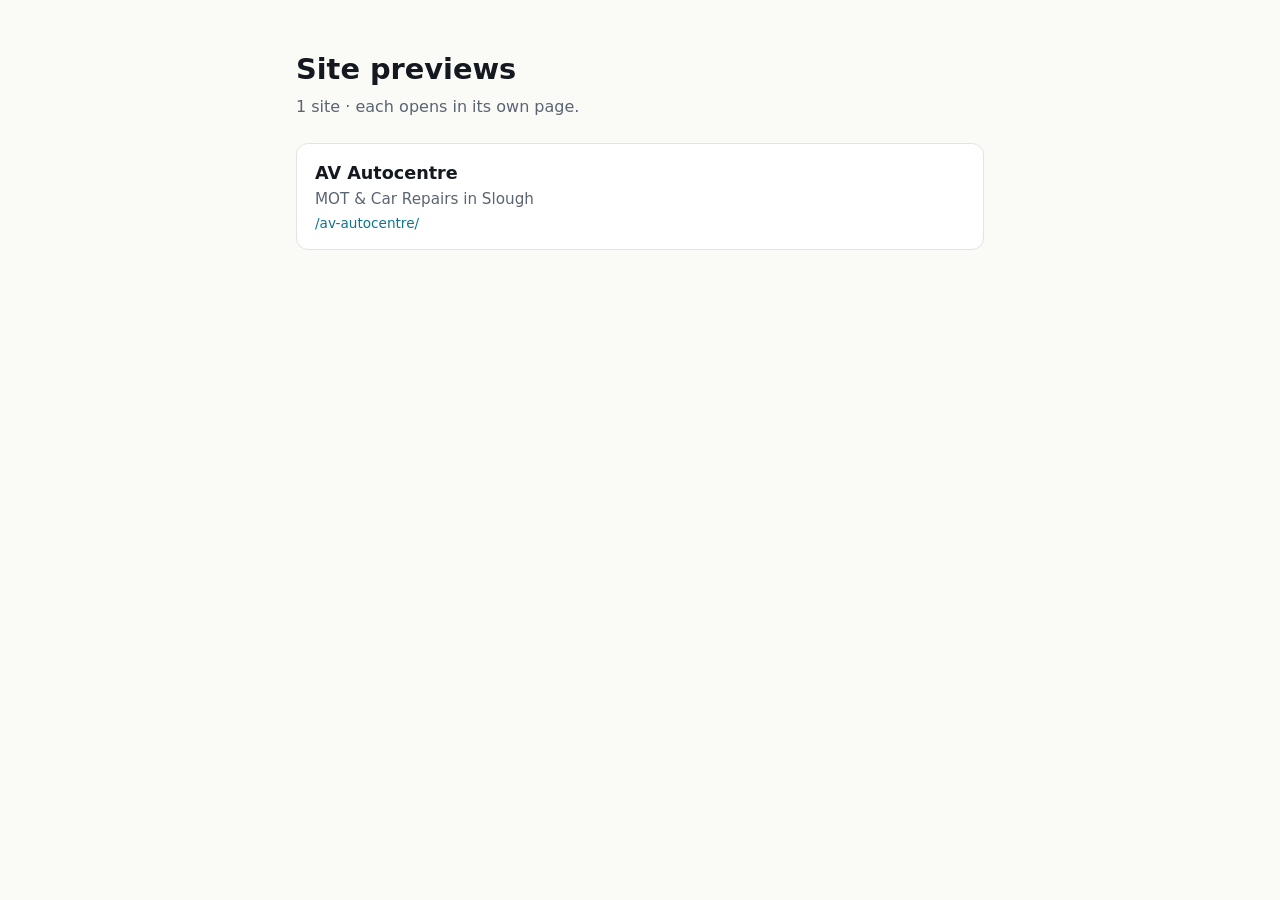
<file: index.html>
<!DOCTYPE html>
<html lang="en-GB">
<head>
<meta charset="utf-8">
<meta name="viewport" content="width=device-width, initial-scale=1">
<meta name="robots" content="noindex">
<title>Site previews</title>
<style>
:root{--bg:#fafaf7;--card:#fff;--text:#14181f;--muted:#5b6472;--line:#e4e4de;--accent:#0e7490}
@media (prefers-color-scheme: dark){:root{--bg:#0e1218;--card:#161c25;--text:#eef0f3;--muted:#9aa4b2;--line:#252d39;--accent:#22d3ee}}
*{box-sizing:border-box}
body{margin:0;background:var(--bg);color:var(--text);font:16px/1.5 system-ui,-apple-system,"Segoe UI",Roboto,sans-serif}
main{max-width:720px;margin:0 auto;padding:48px 16px}
h1{margin:0 0 4px;font-size:1.8rem}
p{margin:0 0 24px;color:var(--muted)}
ul{list-style:none;margin:0;padding:0;display:grid;gap:12px}
a{display:block;padding:16px 18px;background:var(--card);border:1px solid var(--line);border-radius:12px;color:inherit;text-decoration:none}
a:hover,a:focus-visible{border-color:var(--accent);outline:none}
b{display:block;font-size:1.1rem}
span{color:var(--muted);font-size:.95rem}
small{display:block;margin-top:2px;color:var(--accent);font-size:.85rem}
</style>
</head>
<body>
<main>
<h1>Site previews</h1>
<p>1 site · each opens in its own page.</p>
<ul>
<li><a href="av-autocentre/"><b>AV Autocentre</b><span>MOT &amp; Car Repairs in Slough</span><small>/av-autocentre/</small></a></li>
</ul>
</main>
</body>
</html>
</file>
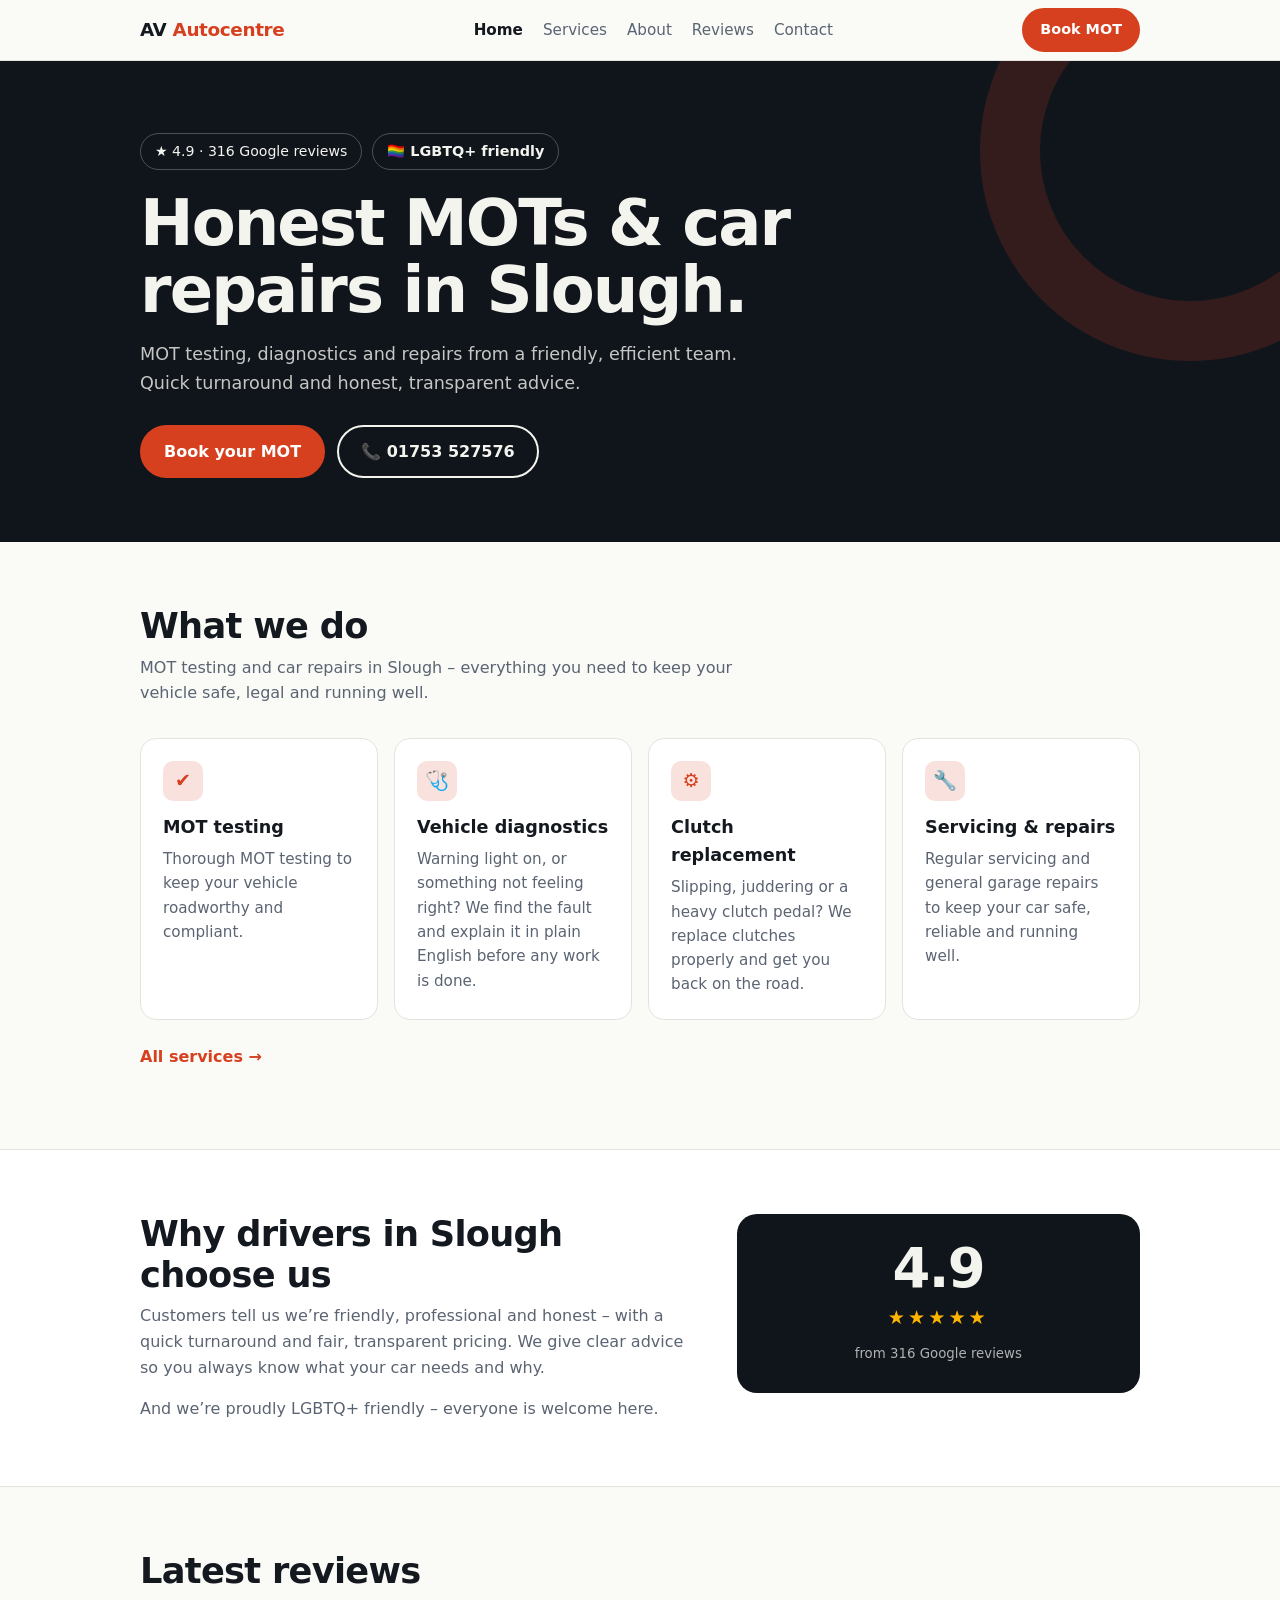
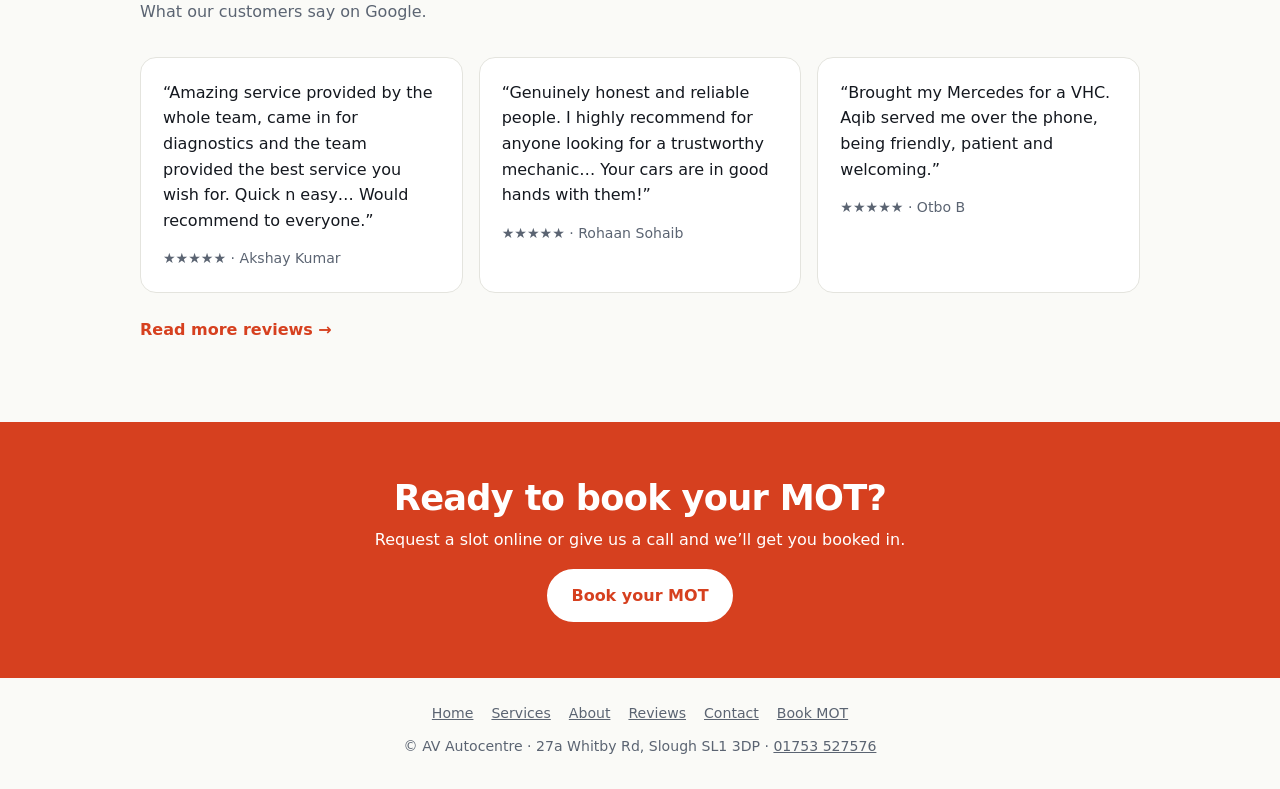
<file: av-autocentre/index.html>
<!DOCTYPE html>
<html lang="en-GB">
<head>
<meta charset="utf-8">
<meta name="viewport" content="width=device-width, initial-scale=1, viewport-fit=cover">
<title>AV Autocentre | MOT &amp; Car Repairs in Slough</title>
<meta name="description" content="MOT testing, diagnostics, clutch replacement, servicing and car repairs in Slough. Rated 4.9 from 316 Google reviews. Call 01753 527576.">
<link rel="icon" href="favicon.svg" type="image/svg+xml">
<meta property="og:title" content="AV Autocentre | MOT &amp; Car Repairs in Slough">
<meta property="og:description" content="MOT testing, diagnostics, clutch replacement, servicing and car repairs in Slough. Rated 4.9 from 316 Google reviews. Call 01753 527576.">
<meta property="og:type" content="website">
<script type="application/ld+json">
{"@context": "https://schema.org", "@type": "AutoRepair", "name": "AV Autocentre", "telephone": "+441753527576", "address": {"@type": "PostalAddress", "streetAddress": "27a Whitby Rd", "addressLocality": "Slough", "postalCode": "SL1 3DP", "addressCountry": "GB"}, "areaServed": "Slough", "aggregateRating": {"@type": "AggregateRating", "ratingValue": "4.9", "reviewCount": "316"}}
</script>
<link rel="stylesheet" href="style.css">
</head>
<body>

<header class="nav">
  <div class="wrap">
    <a class="logo" href="index.html">AV <span>Autocentre</span></a>
    <nav>
      <a href="index.html" aria-current="page">Home</a>
      <a href="services.html">Services</a>
      <a href="about.html">About</a>
      <a href="reviews.html">Reviews</a>
      <a href="contact.html">Contact</a>
    </nav>
    <a class="btn sm" href="book.html">Book MOT</a>
  </div>
</header>

<main id="top">
  <div class="hero">
    <div class="wrap">
      <div class="pills"><span class="pill">★ 4.9 · 316 Google reviews</span><span class="badge">🏳️‍🌈 LGBTQ+ friendly</span></div>
      <h1>Honest MOTs &amp; car repairs in Slough.</h1>
      <p>MOT testing, diagnostics and repairs from a friendly, efficient team. Quick turnaround and honest, transparent advice.</p>
      <div class="cta">
        <a class="btn" href="book.html">Book your MOT</a>
        <a class="btn ghost" href="tel:01753527576">📞 01753 527576</a>
      </div>
    </div>
  </div>

  <section id="services">
    <div class="wrap">
      <h2>What we do</h2>
      <p class="lead">MOT testing and car repairs in Slough – everything you need to keep your vehicle safe, legal and running well.</p>
      <div class="grid">
        <div class="card"><div class="icon">✔</div><h3>MOT testing</h3><p>Thorough MOT testing to keep your vehicle roadworthy and compliant.</p></div>
        <div class="card"><div class="icon">🩺</div><h3>Vehicle diagnostics</h3><p>Warning light on, or something not feeling right? We find the fault and explain it in plain English before any work is done.</p></div>
        <div class="card"><div class="icon">⚙️</div><h3>Clutch replacement</h3><p>Slipping, juddering or a heavy clutch pedal? We replace clutches properly and get you back on the road.</p></div>
        <div class="card"><div class="icon">🔧</div><h3>Servicing &amp; repairs</h3><p>Regular servicing and general garage repairs to keep your car safe, reliable and running well.</p></div>
      </div>
      <p class="more"><a href="services.html">All services →</a></p>
    </div>
  </section>

  <section class="band">
    <div class="wrap about">
      <div>
        <h2>Why drivers in Slough choose us</h2>
        <p class="lead" style="margin-bottom:16px">Customers tell us we’re friendly, professional and honest – with a quick turnaround and fair, transparent pricing. We give clear advice so you always know what your car needs and why.</p>
        <p class="lead" style="margin:0">And we’re proudly LGBTQ+ friendly – everyone is welcome here.</p>
      </div>
      <div class="rating">
        <div class="big">4.9</div>
        <div class="stars" aria-label="5 stars">★★★★★</div>
        <small>from 316 Google reviews</small>
      </div>
    </div>
  </section>

  <section class="reviews">
    <div class="wrap">
      <h2>Latest reviews</h2>
      <p class="lead">What our customers say on Google.</p>
      <div class="grid">
        <div class="card"><blockquote><p>“Amazing service provided by the whole team, came in for diagnostics and the team provided the best service you wish for. Quick n easy… Would recommend to everyone.”</p></blockquote><div class="who">★★★★★ · Akshay Kumar</div></div>
        <div class="card"><blockquote><p>“Genuinely honest and reliable people. I highly recommend for anyone looking for a trustworthy mechanic… Your cars are in good hands with them!”</p></blockquote><div class="who">★★★★★ · Rohaan Sohaib</div></div>
        <div class="card"><blockquote><p>“Brought my Mercedes for a VHC. Aqib served me over the phone, being friendly, patient and welcoming.”</p></blockquote><div class="who">★★★★★ · Otbo B</div></div>
      </div>
      <p class="more"><a href="reviews.html">Read more reviews →</a></p>
    </div>
  </section>

  <div class="final">
    <div class="wrap">
      <h2>Ready to book your MOT?</h2>
      <p style="margin:0">Request a slot online or give us a call and we’ll get you booked in.</p>
      <a class="btn" href="book.html">Book your MOT</a>
    </div>
  </div>
</main>

<footer>
  <div class="wrap">
    <nav><a href="index.html">Home</a> <a href="services.html">Services</a> <a href="about.html">About</a> <a href="reviews.html">Reviews</a> <a href="contact.html">Contact</a> <a href="book.html">Book MOT</a></nav>
    © AV Autocentre · 27a Whitby Rd, Slough SL1 3DP · <a href="tel:01753527576">01753 527576</a>
  </div>
</footer>
<script src="site.js" defer></script>
</body>
</html>
</file>
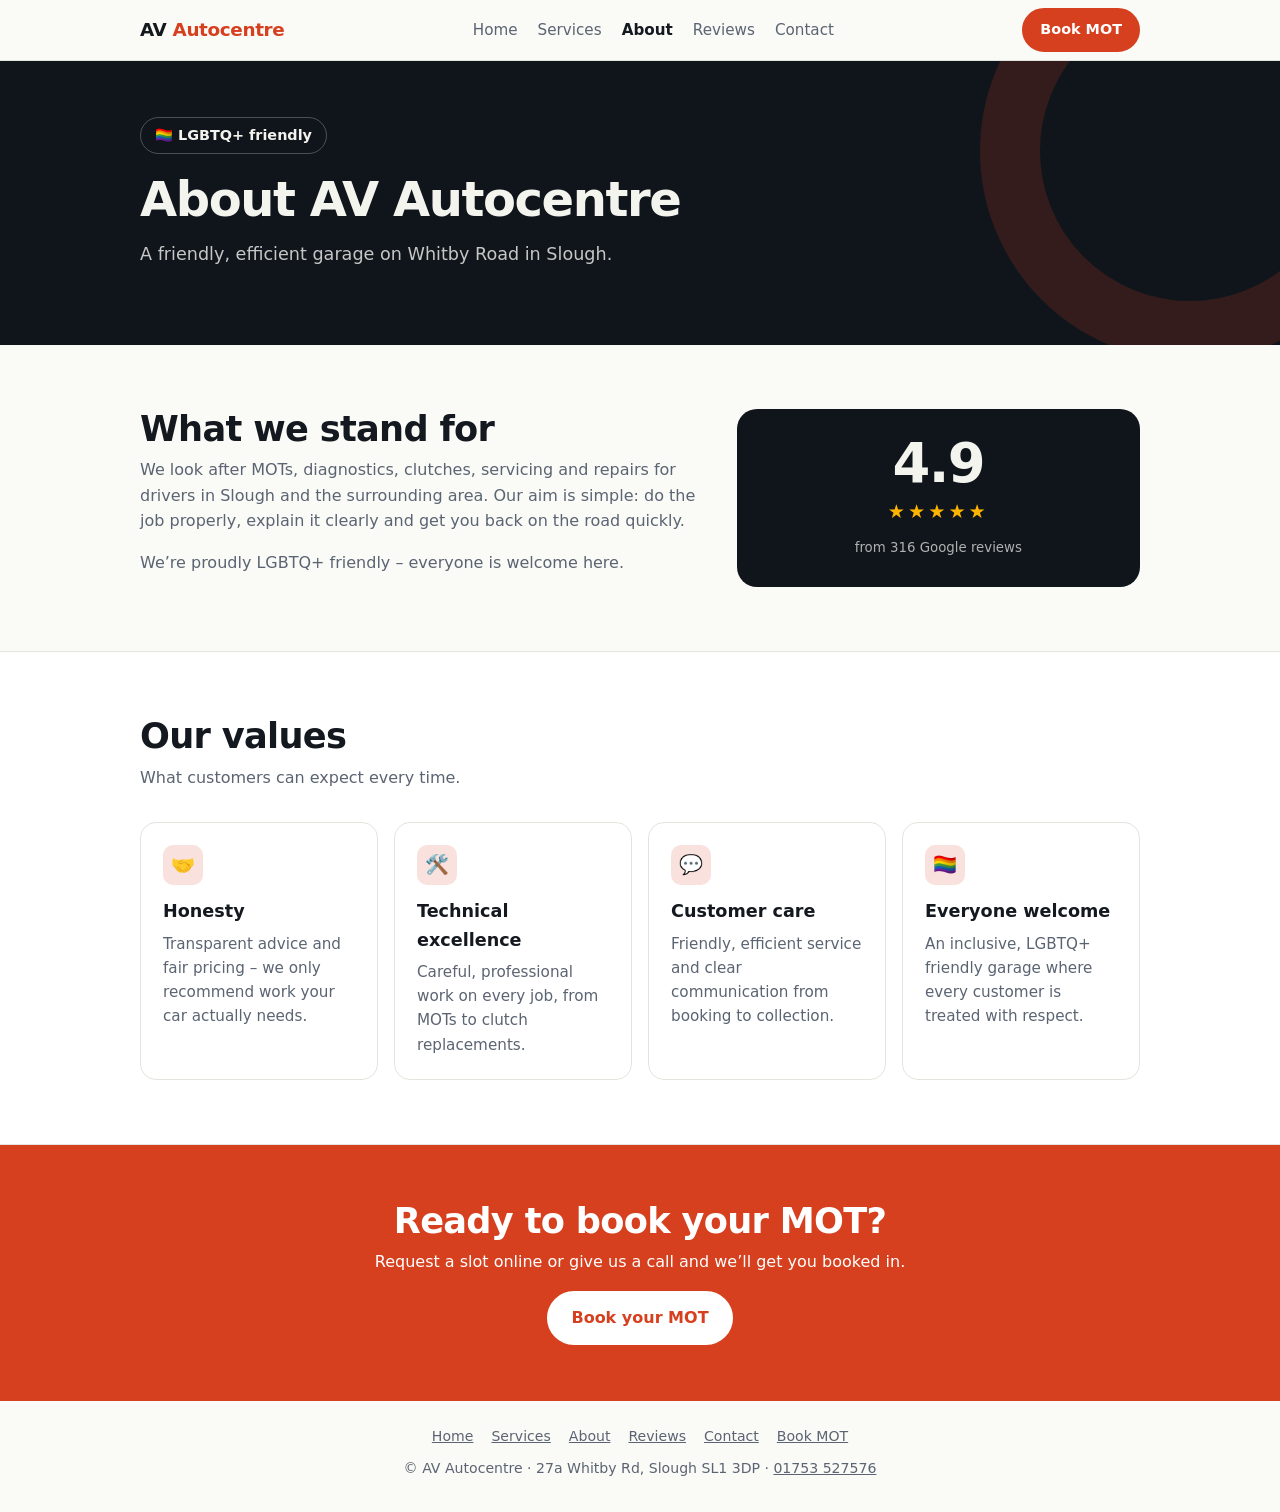
<file: av-autocentre/about.html>
<!DOCTYPE html>
<html lang="en-GB">
<head>
<meta charset="utf-8">
<meta name="viewport" content="width=device-width, initial-scale=1, viewport-fit=cover">
<title>About AV Autocentre | Friendly, Honest Garage in Slough</title>
<meta name="description" content="AV Autocentre is a friendly, honest and LGBTQ+ friendly garage in Slough for MOTs and car repairs, rated 4.9 from 316 Google reviews.">
<link rel="icon" href="favicon.svg" type="image/svg+xml">
<meta property="og:title" content="About AV Autocentre | Friendly, Honest Garage in Slough">
<meta property="og:description" content="AV Autocentre is a friendly, honest and LGBTQ+ friendly garage in Slough for MOTs and car repairs, rated 4.9 from 316 Google reviews.">
<meta property="og:type" content="website">
<script type="application/ld+json">
{"@context": "https://schema.org", "@type": "AutoRepair", "name": "AV Autocentre", "telephone": "+441753527576", "address": {"@type": "PostalAddress", "streetAddress": "27a Whitby Rd", "addressLocality": "Slough", "postalCode": "SL1 3DP", "addressCountry": "GB"}, "areaServed": "Slough", "aggregateRating": {"@type": "AggregateRating", "ratingValue": "4.9", "reviewCount": "316"}}
</script>
<link rel="stylesheet" href="style.css">
</head>
<body>

<header class="nav">
  <div class="wrap">
    <a class="logo" href="index.html">AV <span>Autocentre</span></a>
    <nav>
      <a href="index.html">Home</a>
      <a href="services.html">Services</a>
      <a href="about.html" aria-current="page">About</a>
      <a href="reviews.html">Reviews</a>
      <a href="contact.html">Contact</a>
    </nav>
    <a class="btn sm" href="book.html">Book MOT</a>
  </div>
</header>

<main id="top">
  <div class="hero sub">
    <div class="wrap">
      <div class="pills"><span class="badge">🏳️‍🌈 LGBTQ+ friendly</span></div>
      <h1>About AV Autocentre</h1>
      <p>A friendly, efficient garage on Whitby Road in Slough.</p>
    </div>
  </div>

  <section>
    <div class="wrap about">
      <div>
        <h2>What we stand for</h2>
        <p class="lead" style="margin-bottom:16px">We look after MOTs, diagnostics, clutches, servicing and repairs for drivers in Slough and the surrounding area. Our aim is simple: do the job properly, explain it clearly and get you back on the road quickly.</p>
        <p class="lead" style="margin:0">We’re proudly LGBTQ+ friendly – everyone is welcome here.</p>
      </div>
      <div class="rating">
        <div class="big">4.9</div>
        <div class="stars" aria-label="5 stars">★★★★★</div>
        <small>from 316 Google reviews</small>
      </div>
    </div>
  </section>

  <section class="band">
    <div class="wrap">
      <h2>Our values</h2>
      <p class="lead">What customers can expect every time.</p>
      <div class="grid">
        <div class="card"><div class="icon">🤝</div><h3>Honesty</h3><p>Transparent advice and fair pricing – we only recommend work your car actually needs.</p></div>
        <div class="card"><div class="icon">🛠️</div><h3>Technical excellence</h3><p>Careful, professional work on every job, from MOTs to clutch replacements.</p></div>
        <div class="card"><div class="icon">💬</div><h3>Customer care</h3><p>Friendly, efficient service and clear communication from booking to collection.</p></div>
        <div class="card"><div class="icon">🏳️‍🌈</div><h3>Everyone welcome</h3><p>An inclusive, LGBTQ+ friendly garage where every customer is treated with respect.</p></div>
      </div>
    </div>
  </section>

  <div class="final">
    <div class="wrap">
      <h2>Ready to book your MOT?</h2>
      <p style="margin:0">Request a slot online or give us a call and we’ll get you booked in.</p>
      <a class="btn" href="book.html">Book your MOT</a>
    </div>
  </div>
</main>

<footer>
  <div class="wrap">
    <nav><a href="index.html">Home</a> <a href="services.html">Services</a> <a href="about.html">About</a> <a href="reviews.html">Reviews</a> <a href="contact.html">Contact</a> <a href="book.html">Book MOT</a></nav>
    © AV Autocentre · 27a Whitby Rd, Slough SL1 3DP · <a href="tel:01753527576">01753 527576</a>
  </div>
</footer>
<script src="site.js" defer></script>
</body>
</html>
</file>
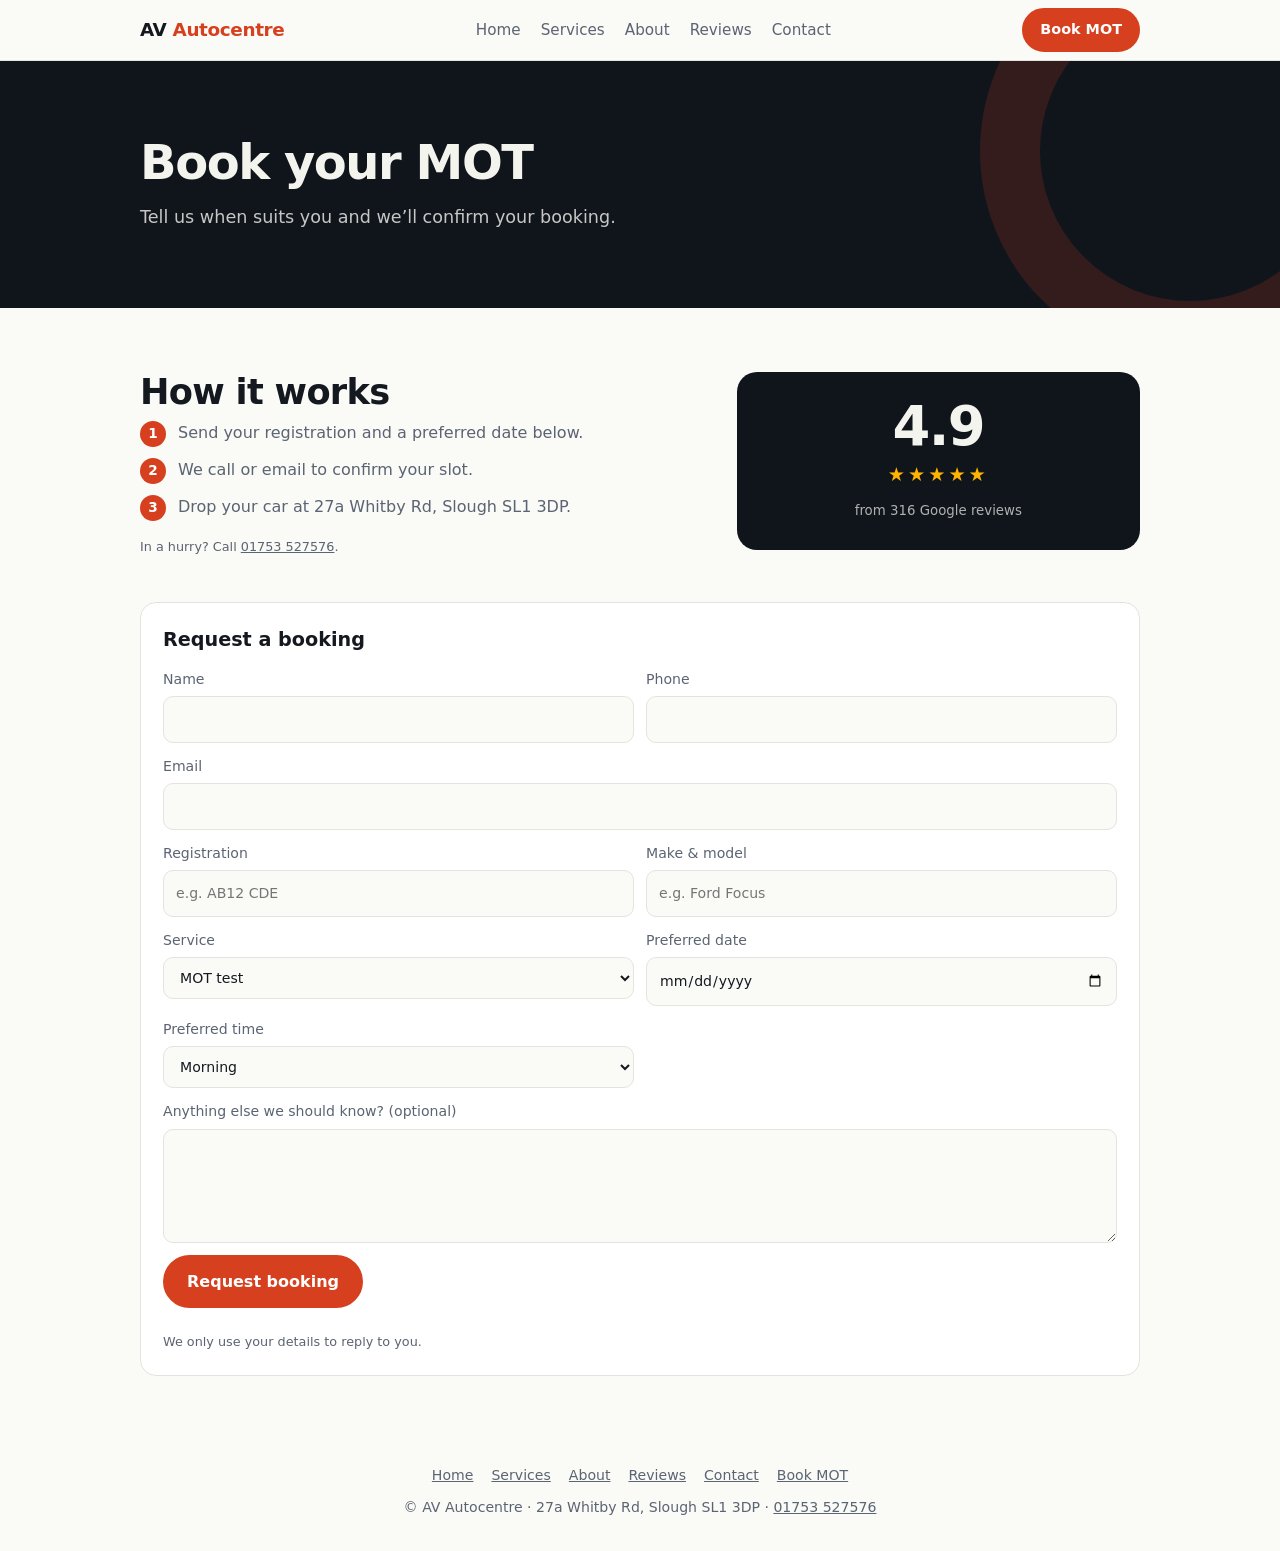
<file: av-autocentre/book.html>
<!DOCTYPE html>
<html lang="en-GB">
<head>
<meta charset="utf-8">
<meta name="viewport" content="width=device-width, initial-scale=1, viewport-fit=cover">
<title>Book an MOT in Slough | AV Autocentre</title>
<meta name="description" content="Book your MOT in Slough online with AV Autocentre: choose a preferred date and we’ll confirm by phone. Or call 01753 527576.">
<link rel="icon" href="favicon.svg" type="image/svg+xml">
<meta property="og:title" content="Book an MOT in Slough | AV Autocentre">
<meta property="og:description" content="Book your MOT in Slough online with AV Autocentre: choose a preferred date and we’ll confirm by phone. Or call 01753 527576.">
<meta property="og:type" content="website">
<script type="application/ld+json">
{"@context": "https://schema.org", "@type": "AutoRepair", "name": "AV Autocentre", "telephone": "+441753527576", "address": {"@type": "PostalAddress", "streetAddress": "27a Whitby Rd", "addressLocality": "Slough", "postalCode": "SL1 3DP", "addressCountry": "GB"}, "areaServed": "Slough", "aggregateRating": {"@type": "AggregateRating", "ratingValue": "4.9", "reviewCount": "316"}}
</script>
<link rel="stylesheet" href="style.css">
</head>
<body>

<header class="nav">
  <div class="wrap">
    <a class="logo" href="index.html">AV <span>Autocentre</span></a>
    <nav>
      <a href="index.html">Home</a>
      <a href="services.html">Services</a>
      <a href="about.html">About</a>
      <a href="reviews.html">Reviews</a>
      <a href="contact.html">Contact</a>
    </nav>
    <a class="btn sm" href="book.html">Book MOT</a>
  </div>
</header>

<main id="top">
  <div class="hero sub">
    <div class="wrap">
      <h1>Book your MOT</h1>
      <p>Tell us when suits you and we’ll confirm your booking.</p>
    </div>
  </div>

  <section>
    <div class="wrap about">
      <div>
        <h2>How it works</h2>
        <ol class="steps">
          <li>Send your registration and a preferred date below.</li>
          <li>We call or email to confirm your slot.</li>
          <li>Drop your car at 27a Whitby Rd, Slough SL1 3DP.</li>
        </ol>
        <p class="note">In a hurry? Call <a href="tel:01753527576">01753 527576</a>.</p>
      </div>
      <div class="rating">
        <div class="big">4.9</div>
        <div class="stars" aria-label="5 stars">★★★★★</div>
        <small>from 316 Google reviews</small>
      </div>
    </div>
    <div class="wrap">
      <form class="enquiry" id="enquiry" action="https://api.web3forms.com/submit" method="POST" data-phone="01753 527576">
        <h3>Request a booking</h3>
        <input type="hidden" name="access_key" value="__FORM_KEY__">
        <input type="hidden" name="subject" value="MOT booking request from the AV Autocentre website">
        <input type="hidden" name="from_name" value="AV Autocentre website">
        <input type="checkbox" name="botcheck" class="hp" tabindex="-1" autocomplete="off" aria-hidden="true">
        <label>Name<input name="name" required autocomplete="name"></label>
        <label>Phone<input name="phone" type="tel" required autocomplete="tel"></label>
        <label class="wide">Email<input name="email" type="email" required autocomplete="email"></label>
        <label>Registration<input name="registration" required autocomplete="off" placeholder="e.g. AB12 CDE"></label>
        <label>Make &amp; model<input name="vehicle" placeholder="e.g. Ford Focus"></label>
        <label>Service<select name="service"><option>MOT test</option><option>MOT + service</option><option>Diagnostics</option><option>Clutch replacement</option><option>Servicing / repairs</option></select></label>
        <label>Preferred date<input name="preferred_date" type="date" required></label>
        <label>Preferred time<select name="preferred_time"><option>Morning</option><option>Afternoon</option><option>Any time</option></select></label>
        <label class="wide">Anything else we should know? (optional)<textarea name="message" rows="4"></textarea></label>
        <button class="btn" type="submit">Request booking</button>
        <p class="msg" role="status" aria-live="polite"></p>
        <small>We only use your details to reply to you.</small>
      </form>
    </div>
  </section>
</main>

<footer>
  <div class="wrap">
    <nav><a href="index.html">Home</a> <a href="services.html">Services</a> <a href="about.html">About</a> <a href="reviews.html">Reviews</a> <a href="contact.html">Contact</a> <a href="book.html">Book MOT</a></nav>
    © AV Autocentre · 27a Whitby Rd, Slough SL1 3DP · <a href="tel:01753527576">01753 527576</a>
  </div>
</footer>
<script src="site.js" defer></script>
</body>
</html>
</file>
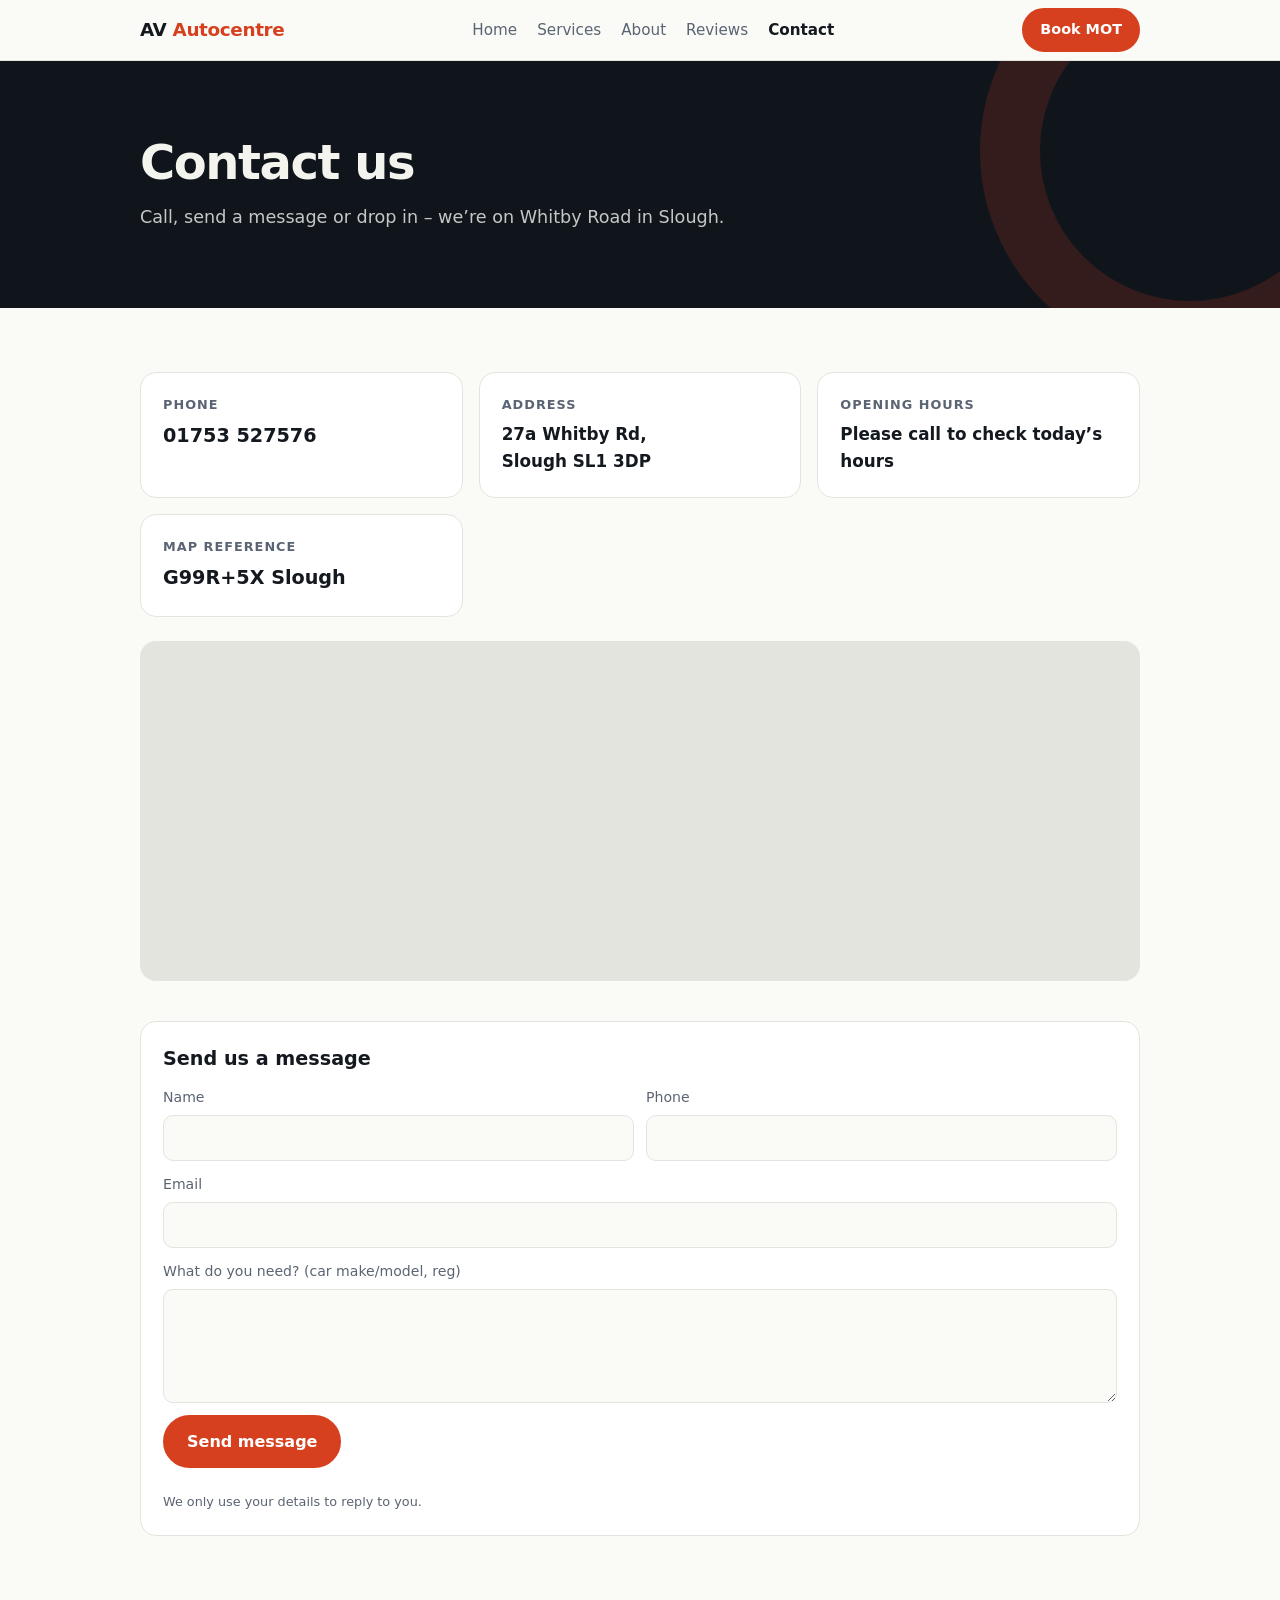
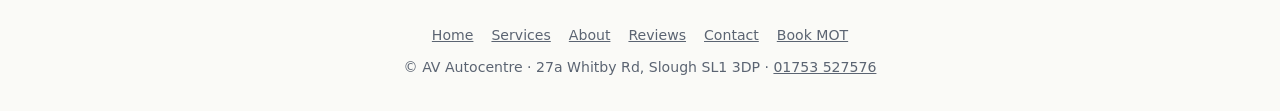
<file: av-autocentre/contact.html>
<!DOCTYPE html>
<html lang="en-GB">
<head>
<meta charset="utf-8">
<meta name="viewport" content="width=device-width, initial-scale=1, viewport-fit=cover">
<title>Contact AV Autocentre | 27a Whitby Rd, Slough · 01753 527576</title>
<meta name="description" content="Find AV Autocentre at 27a Whitby Rd, Slough SL1 3DP. Call 01753 527576 or send us a message about your MOT, service or repair.">
<link rel="icon" href="favicon.svg" type="image/svg+xml">
<meta property="og:title" content="Contact AV Autocentre | 27a Whitby Rd, Slough · 01753 527576">
<meta property="og:description" content="Find AV Autocentre at 27a Whitby Rd, Slough SL1 3DP. Call 01753 527576 or send us a message about your MOT, service or repair.">
<meta property="og:type" content="website">
<script type="application/ld+json">
{"@context": "https://schema.org", "@type": "AutoRepair", "name": "AV Autocentre", "telephone": "+441753527576", "address": {"@type": "PostalAddress", "streetAddress": "27a Whitby Rd", "addressLocality": "Slough", "postalCode": "SL1 3DP", "addressCountry": "GB"}, "areaServed": "Slough", "aggregateRating": {"@type": "AggregateRating", "ratingValue": "4.9", "reviewCount": "316"}}
</script>
<link rel="stylesheet" href="style.css">
</head>
<body>

<header class="nav">
  <div class="wrap">
    <a class="logo" href="index.html">AV <span>Autocentre</span></a>
    <nav>
      <a href="index.html">Home</a>
      <a href="services.html">Services</a>
      <a href="about.html">About</a>
      <a href="reviews.html">Reviews</a>
      <a href="contact.html" aria-current="page">Contact</a>
    </nav>
    <a class="btn sm" href="book.html">Book MOT</a>
  </div>
</header>

<main id="top">
  <div class="hero sub">
    <div class="wrap">
      <h1>Contact us</h1>
      <p>Call, send a message or drop in – we’re on Whitby Road in Slough.</p>
    </div>
  </div>

  <section>
    <div class="wrap">
      <div class="contact">
        <div class="card"><strong>Phone</strong><a href="tel:01753527576">01753 527576</a></div>
        <div class="card"><strong>Address</strong><a href="https://www.google.com/maps/search/?api=1&query=27a+Whitby+Rd+Slough+SL1+3DP" target="_blank" rel="noopener" style="font-size:1.05rem">27a Whitby Rd,<br>Slough SL1 3DP</a></div>
        <div class="card"><strong>Opening hours</strong><span style="font-weight:700;font-size:1.05rem">Please call to check today’s hours</span></div>
        <div class="card"><strong>Map reference</strong><span style="font-weight:700;font-size:1.2rem">G99R+5X Slough</span></div>
      </div>
      <iframe class="map" title="Map: AV Autocentre, 27a Whitby Rd, Slough" src="https://maps.google.com/maps?q=27a+Whitby+Rd+Slough+SL1+3DP&amp;output=embed" loading="lazy" referrerpolicy="no-referrer-when-downgrade"></iframe>
      <form class="enquiry" id="enquiry" action="https://api.web3forms.com/submit" method="POST" data-phone="01753 527576">
        <h3>Send us a message</h3>
        <input type="hidden" name="access_key" value="__FORM_KEY__">
        <input type="hidden" name="subject" value="New enquiry from the AV Autocentre website">
        <input type="hidden" name="from_name" value="AV Autocentre website">
        <input type="checkbox" name="botcheck" class="hp" tabindex="-1" autocomplete="off" aria-hidden="true">
        <label>Name<input name="name" required autocomplete="name"></label>
        <label>Phone<input name="phone" type="tel" required autocomplete="tel"></label>
        <label class="wide">Email<input name="email" type="email" required autocomplete="email"></label>
        <label class="wide">What do you need? (car make/model, reg)<textarea name="message" rows="4" required></textarea></label>
        <button class="btn" type="submit">Send message</button>
        <p class="msg" role="status" aria-live="polite"></p>
        <small>We only use your details to reply to you.</small>
      </form>
    </div>
  </section>
</main>

<footer>
  <div class="wrap">
    <nav><a href="index.html">Home</a> <a href="services.html">Services</a> <a href="about.html">About</a> <a href="reviews.html">Reviews</a> <a href="contact.html">Contact</a> <a href="book.html">Book MOT</a></nav>
    © AV Autocentre · 27a Whitby Rd, Slough SL1 3DP · <a href="tel:01753527576">01753 527576</a>
  </div>
</footer>
<script src="site.js" defer></script>
</body>
</html>
</file>
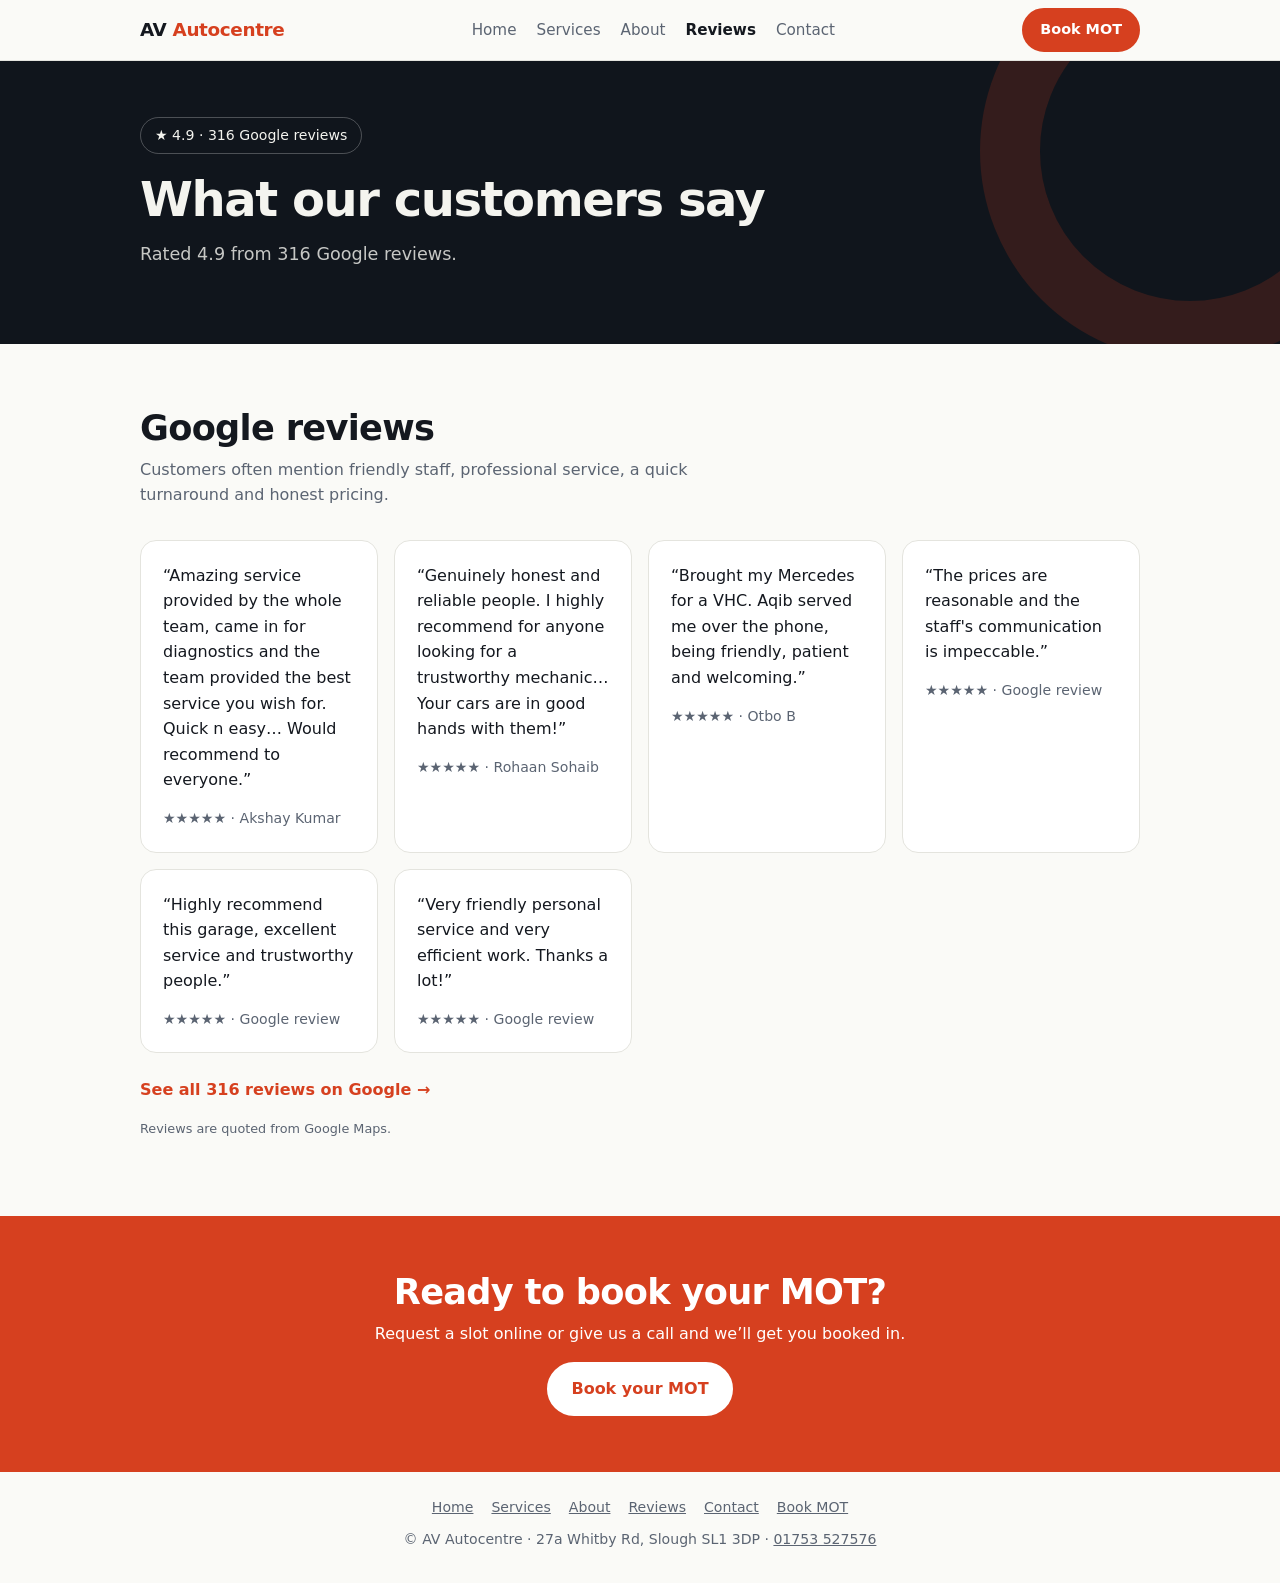
<file: av-autocentre/reviews.html>
<!DOCTYPE html>
<html lang="en-GB">
<head>
<meta charset="utf-8">
<meta name="viewport" content="width=device-width, initial-scale=1, viewport-fit=cover">
<title>Reviews | AV Autocentre, Slough – 4.9 from 316 Google Reviews</title>
<meta name="description" content="Read what customers say about AV Autocentre in Slough: rated 4.9 from 316 Google reviews for MOTs, diagnostics and car repairs.">
<link rel="icon" href="favicon.svg" type="image/svg+xml">
<meta property="og:title" content="Reviews | AV Autocentre, Slough – 4.9 from 316 Google Reviews">
<meta property="og:description" content="Read what customers say about AV Autocentre in Slough: rated 4.9 from 316 Google reviews for MOTs, diagnostics and car repairs.">
<meta property="og:type" content="website">
<script type="application/ld+json">
{"@context": "https://schema.org", "@type": "AutoRepair", "name": "AV Autocentre", "telephone": "+441753527576", "address": {"@type": "PostalAddress", "streetAddress": "27a Whitby Rd", "addressLocality": "Slough", "postalCode": "SL1 3DP", "addressCountry": "GB"}, "areaServed": "Slough", "aggregateRating": {"@type": "AggregateRating", "ratingValue": "4.9", "reviewCount": "316"}}
</script>
<link rel="stylesheet" href="style.css">
</head>
<body>

<header class="nav">
  <div class="wrap">
    <a class="logo" href="index.html">AV <span>Autocentre</span></a>
    <nav>
      <a href="index.html">Home</a>
      <a href="services.html">Services</a>
      <a href="about.html">About</a>
      <a href="reviews.html" aria-current="page">Reviews</a>
      <a href="contact.html">Contact</a>
    </nav>
    <a class="btn sm" href="book.html">Book MOT</a>
  </div>
</header>

<main id="top">
  <div class="hero sub">
    <div class="wrap">
      <div class="pills"><span class="pill">★ 4.9 · 316 Google reviews</span></div>
      <h1>What our customers say</h1>
      <p>Rated 4.9 from 316 Google reviews.</p>
    </div>
  </div>

  <section class="reviews">
    <div class="wrap">
      <h2>Google reviews</h2>
      <p class="lead">Customers often mention friendly staff, professional service, a quick turnaround and honest pricing.</p>
      <div class="grid">
        <div class="card"><blockquote><p>“Amazing service provided by the whole team, came in for diagnostics and the team provided the best service you wish for. Quick n easy… Would recommend to everyone.”</p></blockquote><div class="who">★★★★★ · Akshay Kumar</div></div>
        <div class="card"><blockquote><p>“Genuinely honest and reliable people. I highly recommend for anyone looking for a trustworthy mechanic… Your cars are in good hands with them!”</p></blockquote><div class="who">★★★★★ · Rohaan Sohaib</div></div>
        <div class="card"><blockquote><p>“Brought my Mercedes for a VHC. Aqib served me over the phone, being friendly, patient and welcoming.”</p></blockquote><div class="who">★★★★★ · Otbo B</div></div>
        <div class="card"><blockquote><p>“The prices are reasonable and the staff's communication is impeccable.”</p></blockquote><div class="who">★★★★★ · Google review</div></div>
        <div class="card"><blockquote><p>“Highly recommend this garage, excellent service and trustworthy people.”</p></blockquote><div class="who">★★★★★ · Google review</div></div>
        <div class="card"><blockquote><p>“Very friendly personal service and very efficient work. Thanks a lot!”</p></blockquote><div class="who">★★★★★ · Google review</div></div>
      </div>
      <p class="more"><a href="https://www.google.com/maps/search/?api=1&query=27a+Whitby+Rd+Slough+SL1+3DP" target="_blank" rel="noopener">See all 316 reviews on Google →</a></p>
      <p class="note">Reviews are quoted from Google Maps.</p>
    </div>
  </section>

  <div class="final">
    <div class="wrap">
      <h2>Ready to book your MOT?</h2>
      <p style="margin:0">Request a slot online or give us a call and we’ll get you booked in.</p>
      <a class="btn" href="book.html">Book your MOT</a>
    </div>
  </div>
</main>

<footer>
  <div class="wrap">
    <nav><a href="index.html">Home</a> <a href="services.html">Services</a> <a href="about.html">About</a> <a href="reviews.html">Reviews</a> <a href="contact.html">Contact</a> <a href="book.html">Book MOT</a></nav>
    © AV Autocentre · 27a Whitby Rd, Slough SL1 3DP · <a href="tel:01753527576">01753 527576</a>
  </div>
</footer>
<script src="site.js" defer></script>
</body>
</html>
</file>
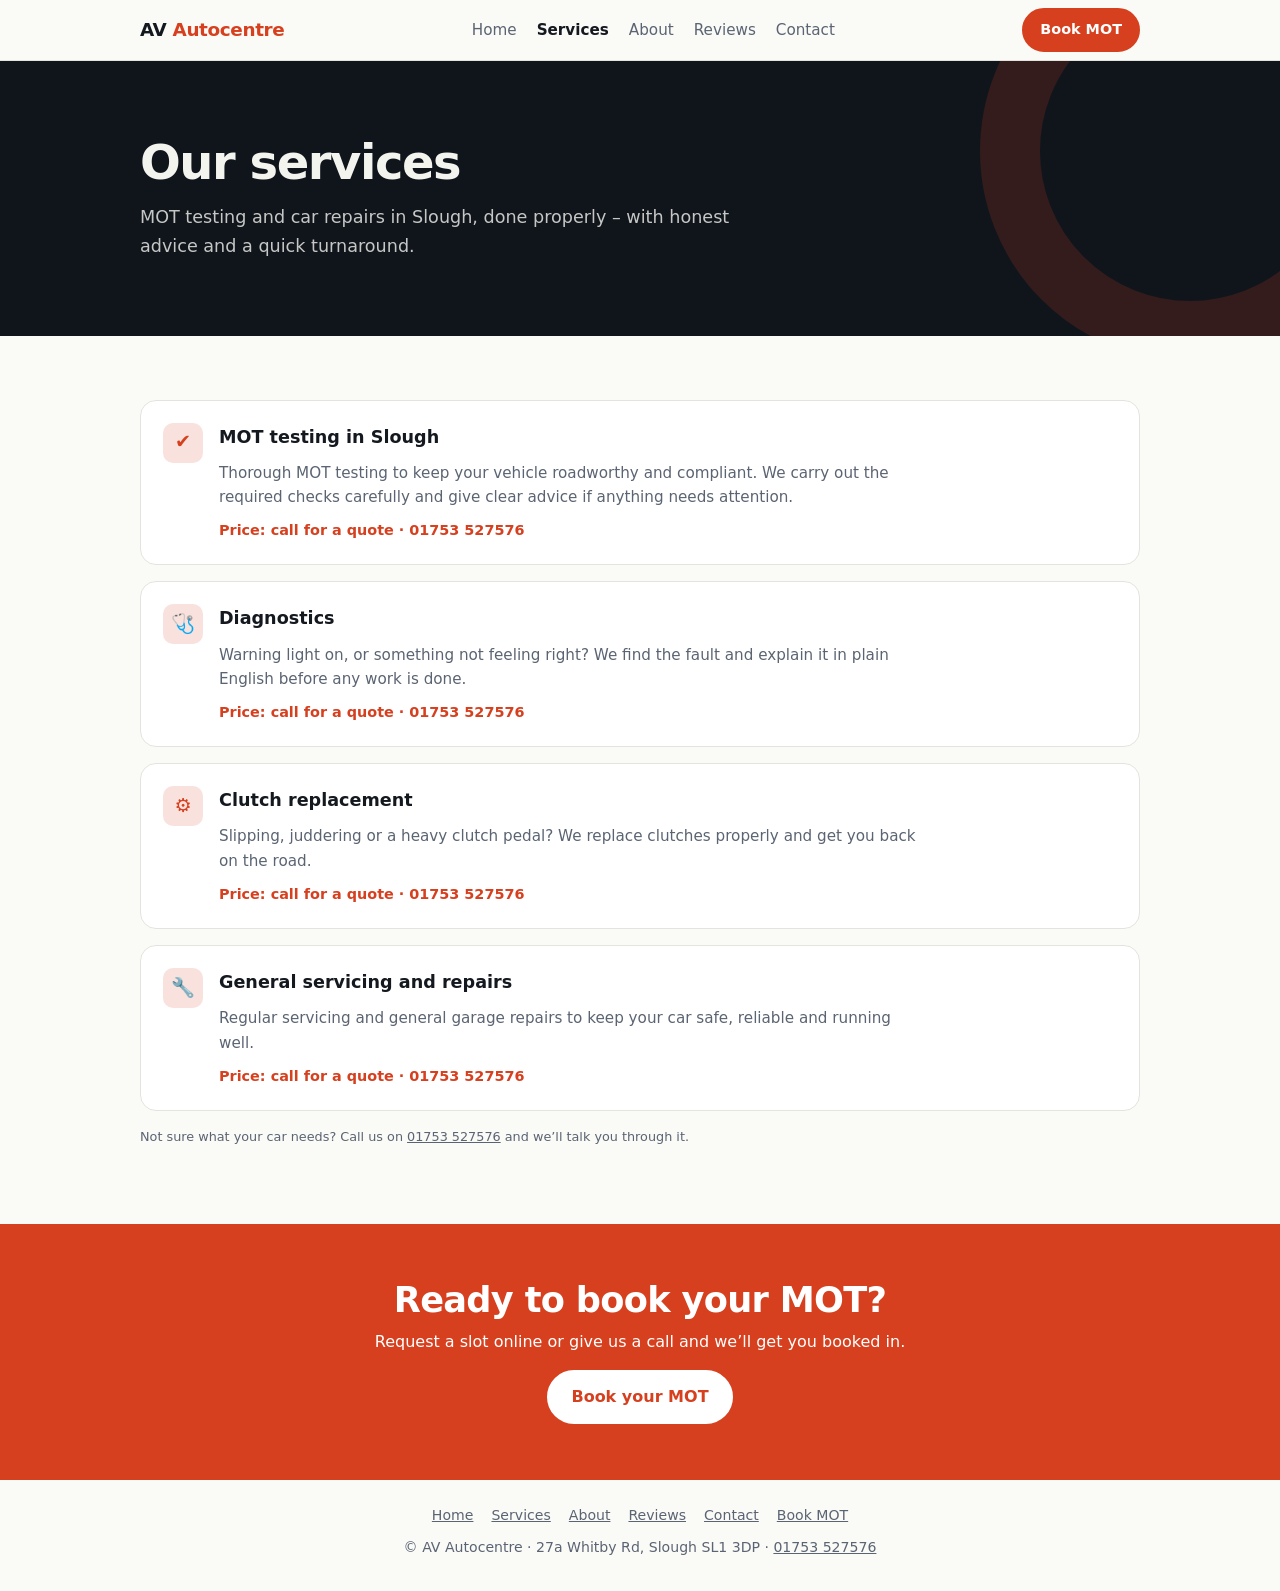
<file: av-autocentre/services.html>
<!DOCTYPE html>
<html lang="en-GB">
<head>
<meta charset="utf-8">
<meta name="viewport" content="width=device-width, initial-scale=1, viewport-fit=cover">
<title>MOT, Diagnostics, Clutch &amp; Car Servicing in Slough | AV Autocentre</title>
<meta name="description" content="MOT testing, vehicle diagnostics, clutch replacement and car servicing and repairs at AV Autocentre, 27a Whitby Rd, Slough. Call 01753 527576.">
<link rel="icon" href="favicon.svg" type="image/svg+xml">
<meta property="og:title" content="MOT, Diagnostics, Clutch &amp; Car Servicing in Slough | AV Autocentre">
<meta property="og:description" content="MOT testing, vehicle diagnostics, clutch replacement and car servicing and repairs at AV Autocentre, 27a Whitby Rd, Slough. Call 01753 527576.">
<meta property="og:type" content="website">
<script type="application/ld+json">
{"@context": "https://schema.org", "@type": "AutoRepair", "name": "AV Autocentre", "telephone": "+441753527576", "address": {"@type": "PostalAddress", "streetAddress": "27a Whitby Rd", "addressLocality": "Slough", "postalCode": "SL1 3DP", "addressCountry": "GB"}, "areaServed": "Slough", "aggregateRating": {"@type": "AggregateRating", "ratingValue": "4.9", "reviewCount": "316"}}
</script>
<link rel="stylesheet" href="style.css">
</head>
<body>

<header class="nav">
  <div class="wrap">
    <a class="logo" href="index.html">AV <span>Autocentre</span></a>
    <nav>
      <a href="index.html">Home</a>
      <a href="services.html" aria-current="page">Services</a>
      <a href="about.html">About</a>
      <a href="reviews.html">Reviews</a>
      <a href="contact.html">Contact</a>
    </nav>
    <a class="btn sm" href="book.html">Book MOT</a>
  </div>
</header>

<main id="top">
  <div class="hero sub">
    <div class="wrap">
      <h1>Our services</h1>
      <p>MOT testing and car repairs in Slough, done properly – with honest advice and a quick turnaround.</p>
    </div>
  </div>

  <section>
    <div class="wrap">
      <div class="svc">
        <div class="card" id="mot"><div class="icon">✔</div><h3>MOT testing in Slough</h3><p>Thorough MOT testing to keep your vehicle roadworthy and compliant. We carry out the required checks carefully and give clear advice if anything needs attention.</p><div class="price">Price: call for a quote · 01753 527576</div></div>
        <div class="card" id="vehicle"><div class="icon">🩺</div><h3>Diagnostics</h3><p>Warning light on, or something not feeling right? We find the fault and explain it in plain English before any work is done.</p><div class="price">Price: call for a quote · 01753 527576</div></div>
        <div class="card" id="clutch"><div class="icon">⚙️</div><h3>Clutch replacement</h3><p>Slipping, juddering or a heavy clutch pedal? We replace clutches properly and get you back on the road.</p><div class="price">Price: call for a quote · 01753 527576</div></div>
        <div class="card" id="servicing"><div class="icon">🔧</div><h3>General servicing and repairs</h3><p>Regular servicing and general garage repairs to keep your car safe, reliable and running well.</p><div class="price">Price: call for a quote · 01753 527576</div></div>
      </div>
      <p class="note">Not sure what your car needs? Call us on <a href="tel:01753527576">01753 527576</a> and we’ll talk you through it.</p>
    </div>
  </section>

  <div class="final">
    <div class="wrap">
      <h2>Ready to book your MOT?</h2>
      <p style="margin:0">Request a slot online or give us a call and we’ll get you booked in.</p>
      <a class="btn" href="book.html">Book your MOT</a>
    </div>
  </div>
</main>

<footer>
  <div class="wrap">
    <nav><a href="index.html">Home</a> <a href="services.html">Services</a> <a href="about.html">About</a> <a href="reviews.html">Reviews</a> <a href="contact.html">Contact</a> <a href="book.html">Book MOT</a></nav>
    © AV Autocentre · 27a Whitby Rd, Slough SL1 3DP · <a href="tel:01753527576">01753 527576</a>
  </div>
</footer>
<script src="site.js" defer></script>
</body>
</html>
</file>
<file: av-autocentre/style.css>
/* local-business template · shared styles. The deploy copies this into a site that has none; the site's
   index.html overrides only the --accent colours in its own <style>. */
:root{
  --bg:#fafaf7; --surface:#ffffff; --text:#14181f; --muted:#5b6472; --line:#e4e4de;
  --accent:#d6401f; --accent-ink:#ffffff; --dark:#10151c; --dark-ink:#f4f4ef;
  box-sizing:border-box;
  padding-top:env(safe-area-inset-top,0px); padding-bottom:env(safe-area-inset-bottom,0px);
}
@media (prefers-color-scheme: dark){
  :root:not([data-theme="light"]){
    --bg:#0e1218; --surface:#161c25; --text:#eef0f3; --muted:#9aa4b2; --line:#252d39;
    --accent:#ff6a45; --accent-ink:#14181f; --dark:#070a0e; --dark-ink:#f4f4ef;
  }
}
:root[data-theme="dark"]{
  --bg:#0e1218; --surface:#161c25; --text:#eef0f3; --muted:#9aa4b2; --line:#252d39;
  --accent:#ff6a45; --accent-ink:#14181f; --dark:#070a0e; --dark-ink:#f4f4ef;
}
*,*::before,*::after{box-sizing:inherit}
html{scroll-behavior:smooth;scroll-padding-top:70px}
body{margin:0;background:var(--bg);color:var(--text);font:16px/1.6 system-ui,-apple-system,"Segoe UI",Roboto,Helvetica,Arial,sans-serif}
a{color:inherit}
.wrap{max-width:1040px;margin:0 auto;padding:0 20px}
header.nav{position:sticky;top:0;z-index:10;background:var(--bg);border-bottom:1px solid var(--line)}
.nav .wrap{display:flex;align-items:center;justify-content:space-between;height:60px;gap:12px}
.logo{font-weight:800;letter-spacing:-.02em;text-decoration:none;font-size:1.15rem}
.logo span{color:var(--accent)}
.nav nav{display:flex;gap:20px;font-size:.95rem}
.nav nav a{text-decoration:none;color:var(--muted)}
.nav nav a:hover{color:var(--text)}
.btn{display:inline-flex;align-items:center;gap:8px;background:var(--accent);color:var(--accent-ink);font-weight:700;text-decoration:none;padding:12px 22px;border-radius:999px;border:2px solid var(--accent)}
.btn.ghost{background:transparent;color:inherit;border-color:currentColor}
.btn.sm{padding:8px 16px;font-size:.9rem}
@media(max-width:640px){.nav nav{display:none}}

.hero{background:var(--dark);color:var(--dark-ink);padding:72px 0 64px;position:relative;overflow:hidden}
.hero::after{content:"";position:absolute;right:-120px;top:-120px;width:420px;height:420px;border-radius:50%;border:60px solid var(--accent);opacity:.18}
.hero .wrap{position:relative;z-index:1}
.pill{display:inline-flex;gap:8px;align-items:center;border:1px solid rgba(255,255,255,.25);border-radius:999px;padding:6px 14px;font-size:.88rem}
.hero h1{font-size:clamp(2.2rem,6vw,4rem);line-height:1.05;letter-spacing:-.03em;margin:20px 0 16px;max-width:14em}
.hero p{max-width:34em;color:rgba(244,244,239,.8);font-size:1.1rem;margin:0 0 28px}
.cta{display:flex;flex-wrap:wrap;gap:12px}

section{padding:64px 0}
h2{font-size:clamp(1.6rem,3.5vw,2.2rem);letter-spacing:-.02em;margin:0 0 8px;line-height:1.15}
.lead{color:var(--muted);max-width:38em;margin:0 0 32px}
.grid{display:grid;gap:16px;grid-template-columns:repeat(auto-fit,minmax(220px,1fr))}
.card{background:var(--surface);border:1px solid var(--line);border-radius:16px;padding:22px}
.card h3{margin:0 0 6px;font-size:1.1rem}
.card p{margin:0;color:var(--muted);font-size:.95rem}
.icon{width:40px;height:40px;border-radius:10px;background:color-mix(in srgb,var(--accent) 15%,transparent);color:var(--accent);display:grid;place-items:center;font-size:1.2rem;margin-bottom:12px}

.band{background:var(--surface);border-block:1px solid var(--line)}
.about{display:grid;gap:32px;grid-template-columns:1.4fr 1fr;align-items:start}
@media(max-width:760px){.about{grid-template-columns:1fr}}
.rating{background:var(--dark);color:var(--dark-ink);border-radius:20px;padding:28px;text-align:center}
.rating .big{font-size:3.4rem;font-weight:800;line-height:1;letter-spacing:-.03em}
.stars{color:#ffb400;letter-spacing:3px;font-size:1.2rem;margin:6px 0}
.rating small{color:rgba(244,244,239,.7)}

.reviews blockquote{margin:0}
.reviews .card p{color:var(--text);font-size:1rem}
.who{margin-top:14px;font-size:.88rem;color:var(--muted)}
.note{font-size:.8rem;color:var(--muted);margin-top:16px}

.contact{display:grid;gap:16px;grid-template-columns:repeat(auto-fit,minmax(240px,1fr))}
.contact .card strong{display:block;font-size:.8rem;text-transform:uppercase;letter-spacing:.08em;color:var(--muted);margin-bottom:6px}
.contact .card a{text-decoration:none;font-weight:700;font-size:1.2rem}
.enquiry{margin-top:32px;display:grid;gap:12px;grid-template-columns:1fr 1fr;background:var(--surface);border:1px solid var(--line);border-radius:16px;padding:22px}
.enquiry h3{grid-column:1/-1;margin:0;font-size:1.2rem}
.enquiry label{display:flex;flex-direction:column;gap:6px;font-size:.88rem;color:var(--muted)}
.enquiry .wide{grid-column:1/-1}
.enquiry input,.enquiry textarea{font:inherit;color:var(--text);background:var(--bg);border:1px solid var(--line);border-radius:10px;padding:11px 12px;width:100%}
.enquiry input:focus,.enquiry textarea:focus{outline:2px solid var(--accent);outline-offset:1px}
.enquiry button{justify-self:start;cursor:pointer;font:inherit;font-weight:700}
.enquiry button[disabled]{opacity:.6;cursor:wait}
.enquiry .hp{position:absolute;left:-9999px}
.enquiry .msg{grid-column:1/-1;margin:0;font-size:.95rem}
.enquiry .msg.ok{color:#1a8a4a}.enquiry .msg.err{color:var(--accent)}
.enquiry small{grid-column:1/-1;color:var(--muted);font-size:.8rem}
@media(max-width:640px){.enquiry{grid-template-columns:1fr}}
.gallery{display:grid;gap:12px;grid-template-columns:repeat(auto-fill,minmax(220px,1fr))}
.gallery a{position:relative;display:block;aspect-ratio:4/3;border-radius:14px;overflow:hidden;background:var(--line)}
.gallery img{display:block;width:100%;height:100%;object-fit:cover;transition:transform .35s}
.gallery a:hover img,.gallery a:focus-visible img{transform:scale(1.04)}
.gallery span{position:absolute;left:0;right:0;bottom:0;padding:24px 12px 10px;font-size:.88rem;color:#fff;background:linear-gradient(transparent,rgba(0,0,0,.65))}
dialog.lb{border:0;padding:0;background:transparent;max-width:94vw;max-height:94vh;overflow:visible}
dialog.lb::backdrop{background:rgba(5,8,12,.9)}
dialog.lb img{display:block;max-width:94vw;max-height:84vh;border-radius:10px;margin:auto}
dialog.lb p{color:#f4f4ef;text-align:center;margin:10px 0 0}
dialog.lb button{position:fixed;border:0;border-radius:999px;width:44px;height:44px;font-size:1.4rem;line-height:1;cursor:pointer;background:rgba(255,255,255,.14);color:#fff}
dialog.lb button:hover{background:rgba(255,255,255,.28)}
dialog.lb [data-x]{top:14px;right:14px}
dialog.lb [data-go="-1"]{left:14px;top:50%;transform:translateY(-50%)}
dialog.lb [data-go="1"]{right:14px;top:50%;transform:translateY(-50%)}
.final{background:var(--accent);color:var(--accent-ink);text-align:center;padding:56px 0}
.final h2{margin-bottom:8px}
.final .btn{background:var(--accent-ink);color:var(--accent);border-color:var(--accent-ink);margin-top:16px}
footer{padding:24px 0 32px;color:var(--muted);font-size:.88rem;text-align:center}

/* ---- AV Autocentre: multi-page additions (this copy is the site's own) ---- */
.nav nav a[aria-current="page"]{color:var(--text);font-weight:700}
@media(max-width:640px){
  .nav .wrap{flex-wrap:wrap;height:auto;padding-top:10px;padding-bottom:10px;row-gap:6px}
  .nav nav{display:flex;order:3;width:100%;overflow-x:auto;gap:14px;font-size:.88rem;padding-bottom:2px;scrollbar-width:none}
  .nav nav::-webkit-scrollbar{display:none}
  .nav nav a{white-space:nowrap}
}
.hero.sub{padding:56px 0 48px}
.hero.sub h1{font-size:clamp(2rem,5vw,3rem)}
.badge{display:inline-flex;align-items:center;gap:8px;border:1px solid var(--line);background:var(--surface);border-radius:999px;padding:6px 14px;font-size:.9rem;font-weight:600}
.hero .badge{background:transparent;border-color:rgba(255,255,255,.25);color:inherit}
.pills{display:flex;flex-wrap:wrap;gap:10px}
.svc{display:grid;gap:16px}
.svc .card{display:grid;grid-template-columns:auto 1fr;gap:4px 16px;align-items:start}
.svc .card .icon{grid-row:span 3;margin:0}
.svc .card p{max-width:46em}
.price{font-size:.9rem;font-weight:700;color:var(--accent);margin-top:6px}
.more{margin-top:24px}
.more a{font-weight:700;color:var(--accent);text-decoration:none}
.map{width:100%;height:340px;border:0;border-radius:16px;margin-top:24px;background:var(--line)}
.enquiry select{font:inherit;color:var(--text);background:var(--bg);border:1px solid var(--line);border-radius:10px;padding:11px 12px;width:100%}
.enquiry select:focus{outline:2px solid var(--accent);outline-offset:1px}
.steps{counter-reset:s;list-style:none;padding:0;margin:0 0 8px;display:grid;gap:10px}
.steps li{counter-increment:s;display:flex;gap:12px;align-items:baseline;color:var(--muted)}
.steps li::before{content:counter(s);flex:0 0 26px;height:26px;border-radius:50%;background:var(--accent);color:var(--accent-ink);display:grid;place-items:center;font-weight:700;font-size:.85rem}
footer nav{display:flex;flex-wrap:wrap;justify-content:center;gap:6px 18px;margin-bottom:10px}
footer nav a{color:var(--muted)}
</file>
